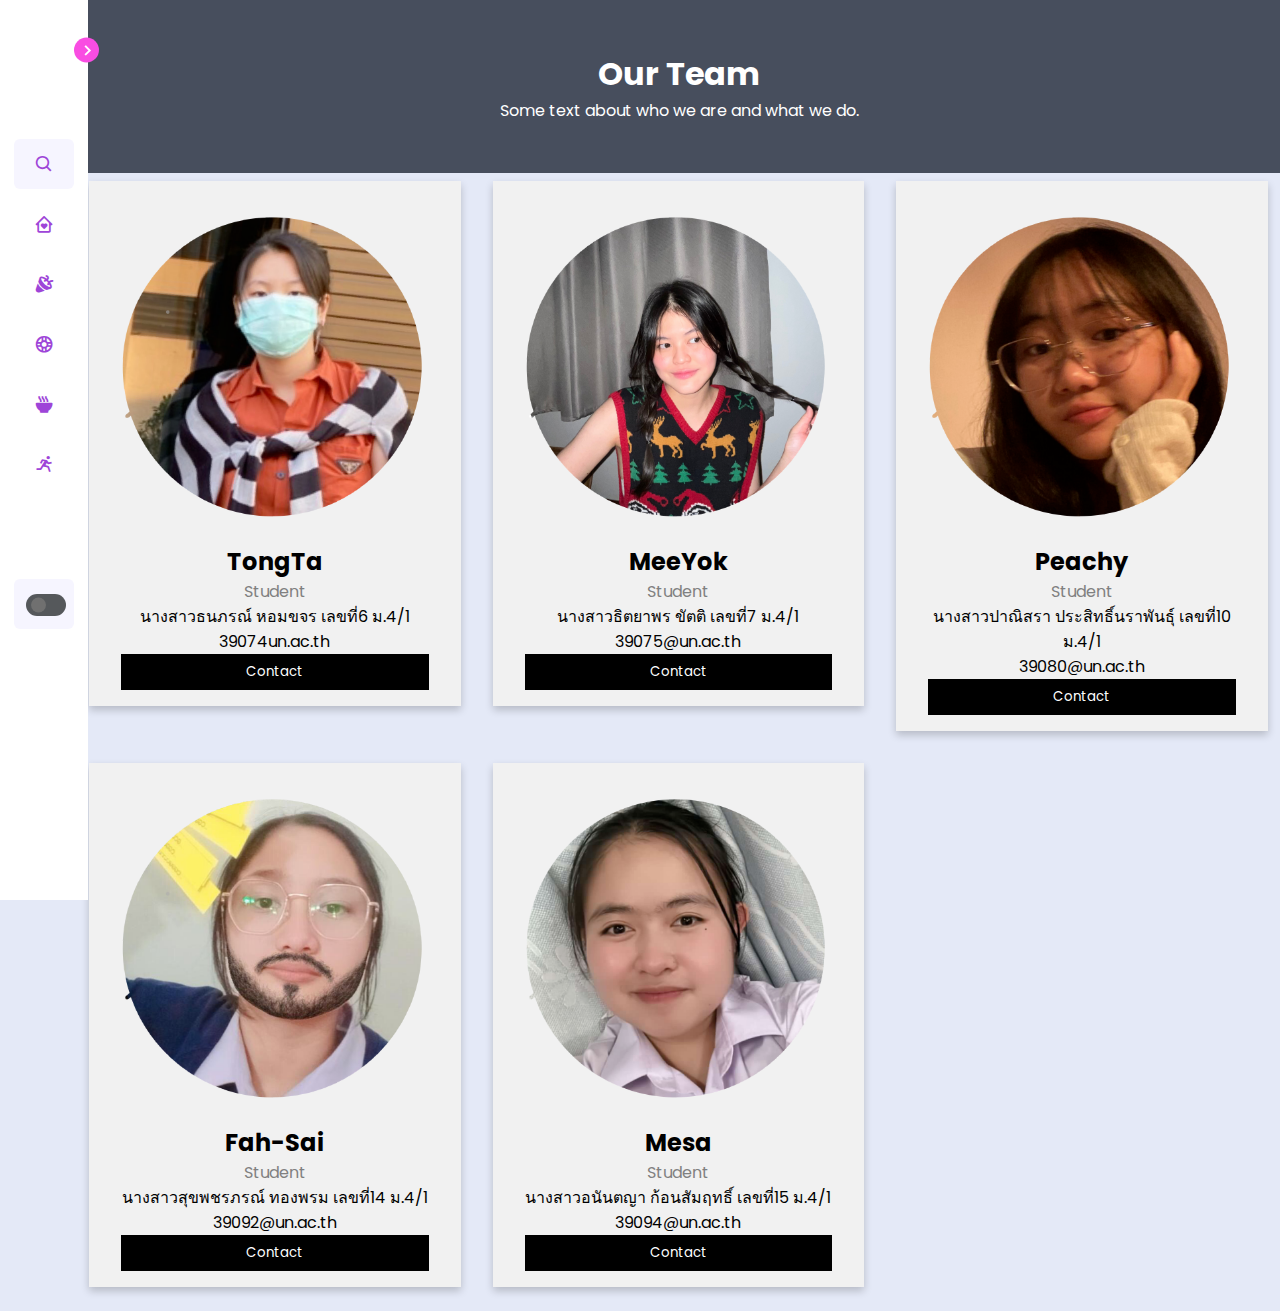
<file: number.html>
<!DOCTYPE html>
  <!-- Coding by CodingLab | www.codinglabweb.com -->
<html lang="en">
<head>
    <meta charset="UTF-8">
    <meta http-equiv="X-UA-Compatible" content="IE=edge">
    <meta name="viewport" content="width=device-width, initial-scale=1.0">
    
    <!----======== CSS ======== -->
    <link rel="stylesheet" href="style.css">
    
    <!----===== Boxicons CSS ===== -->
    <link href='https://unpkg.com/boxicons@2.1.1/css/boxicons.min.css' rel='stylesheet'>
    
    
    <title>ของกินอุตรดิตถ์</title>
</head>
<body>
    <nav class="sidebar close">
        <header>
            <div class="image-text">
                <span class="image">
                    <!--<img src="logo.png" alt="">-->
                </span>
                <div class="text logo-text">
                        <span class="name">THE LOCAL <br>RESTAURANT</br></span>
                        <span class="profession">@UTTARADIT</span>
                </div>
            </div>

            <i class='bx bx-chevron-right toggle'></i>
        </header>




        <div class="menu-bar">
            <div class="menu">

                <li class="search-box">
                    <i class='bx bx-search icon'></i>
                    <input type="text" placeholder="Search...">
                </li>

                <ul class="menu-links">
                    <li class="nav-link">
                        <a href="index.html">
                            <i class='bx bx-home-heart bx-tada icon' ></i>
                            <span class="text nav-text">Home</span>
                        </a>
                    </li>

                    <li class="nav-link">
                        <a href="ขนมเทียนเสวย.html">
                            <i class='bx bxs-party bx-tada icon' ></i>
                            <span class="text nav-text">ขนมเทียนเสวย</span>
                        </a>
                    </li>

                    <li class="nav-link">
                        <a href="ขนมวง.html">
                            <i class='bx bx-buoy bx-tada icon' ></i>
                            <span class="text nav-text">ขนมวง</span>
                        </a>
                    </li>

                    <li class="nav-link">
                        <a href="ข้าวพันผัก.html">
                            <i class='bx bxs-bowl-hot bx-tada icon' ></i>
                            <span class="text nav-text">ข้าวพันผัก</span>
                        </a>
                    </li>

                    <li class="nav-link">
                        <a href="number.html">
                            <i class='bx bx-run bx-tada icon' ></i>
                            <span class="text nav-text">สมาชิก</span>
                        </a>
                    </li>

                    

                </ul>
            </div>

            <div class="bottom-content ">
                <li class="mode">
                    <div class="sun-moon">
                        <i class='bx bx-moon icon moon'></i>
                        <i class='bx bx-sun icon sun'></i>
                    </div>
                    <span class="mode-text text">Dark mode</span>

                    <div class="toggle-switch">
                        <span class="switch"></span>
                    </div>
                </li>
                
            </div>
        </div>
         



    </nav>
      <section class="home">
          <style>
            body {
              font-family: Arial, Helvetica, sans-serif;
              margin: 0;
            }
            
            html {
              box-sizing: border-box;
            }
            
            *, *:before, *:after {
              box-sizing: inherit;
            }
            
            .column {
              float: left;
              width: 33.3%;
              margin-bottom: 16px;
              padding: 0 8px;
            }
            
            .card {
              box-shadow: 0 4px 8px 0 rgba(0, 0, 0, 0.2);
              margin: 8px;
            }
            
            .about-section {
              padding: 50px;
              text-align: center;
              background-color: #474e5d;
              color: white;
            }
            
            .container {
              padding: 0 16px;
            }
            
            .container::after, .row::after {
              content: "";
              clear: both;
              display: table;
            }
            
            .title {
              color: grey;
            }
            
            .button {
              border: none;
              outline: 0;
              display: inline-block;
              padding: 8px;
              color: white;
              background-color: #000;
              text-align: center;
              cursor: pointer;
              width: 100%;
            }
            
            .button:hover {
              background-color: #555;
            }
            
            @media screen and (max-width: 650px) {
              .column {
                width: 100%;
                display: block;
              }
            }
            .column1 {
              float: left;
              width: 50%;
              margin-bottom: 0px;
              padding: 1px 0;
            }
            </style>
            </head>
            <body>
            
            <div class="about-section">
              <h1>Our Team</h1>
              <p>Some text about who we are and what we do.</p>
            </div>
            
            <div class="row">
              <div class="column">
                <div class="card">
                  <img src="image/t.png" alt="tt" style="width:100%">
                  <div class="container">
                    <h2>TongTa</h2>
                    <p class="title">Student</p>
                    <p>นางสาวธนภรณ์ หอมขจร เลขที่6 ม.4/1</p>
                    <p>39074un.ac.th</p>
                    <p><a href="https://instagram.com/t_t.263?igshid=NzAzN2Q1NTE="><button class="button">Contact</button></a></p>
                  </div>
                </div>
              </div>
            
              <div class="column">
                <div class="card">
                  <img src="image/y.png" alt="yok" style="width:100%">
                  <div class="container">
                    <h2>MeeYok</h2>
                    <p class="title">Student</p>
                    <p>นางสาวธิตยาพร ขัตติ เลขที่7 ม.4/1</p>
                    <p>39075@un.ac.th</p>
                    <p><a href="https://instagram.com/yokkt_?igshid=NzAzN2Q1NTE="><button class="button">Contact</button></a></p>
                  </div>
                </div>
              </div>
              
              <div class="column">
                <div class="card">
                  <img src="image/p.png" alt="chy" style="width:100%">
                  <div class="container">
                    <h2>Peachy</h2>
                    <p class="title">Student</p>
                    <p>นางสาวปาณิสรา ประสิทธิ์นราพันธุ์ เลขที่10 ม.4/1</p>
                    <p>39080@un.ac.th</p>
                    <p><a href="https://instagram.com/p.p3achu?igshid=NzAzN2Q1NTE="><button class="button">Contact</button></a></p>
                  </div>
                </div>
              </div>
            </div>
            <div class="row h12">
              <div class="column">
                <div class="card">
                  <img src="image/s.png" alt="sai" style="width:100%">
                  <div class="container">
                    <h2>Fah-Sai</h2>
                    <p class="title">Student</p>
                    <p>นางสาวสุขพชรภรณ์ ทองพรม เลขที่14 ม.4/1</p>
                    <p>39092@un.ac.th</p>
                    <p><a href="https://instagram.com/ssuaki_?igshid=NzAzN2Q1NTE="><button class="button">Contact</button></a></p>
                  </div>
                </div>
              </div>
            
              <div class="column">
                <div class="card">
                  <img src="image/m.png" alt="may" style="width:100%">
                  <div class="container">
                    <h2>Mesa</h2>
                    <p class="title">Student</p>
                    <p>นางสาวอนันตญา ก้อนสัมฤทธิ์ เลขที่15 ม.4/1</p>
                    <p>39094@un.ac.th</p>
                    <p><a href="https://instagram.com/mmesagtms?igshid=NzAzN2Q1NTE="><button class="button">Contact</button></a></p>
                  </div>
                </div>
              </div>
           </div>   
    <script>
        const body = document.querySelector('body'),
      sidebar = body.querySelector('nav'),
      toggle = body.querySelector(".toggle"),
      searchBtn = body.querySelector(".search-box"),
      modeSwitch = body.querySelector(".toggle-switch"),
      modeText = body.querySelector(".mode-text");


toggle.addEventListener("click" , () =>{
    sidebar.classList.toggle("close");
})

searchBtn.addEventListener("click" , () =>{
    sidebar.classList.remove("close");
})

modeSwitch.addEventListener("click" , () =>{
    body.classList.toggle("dark");
    
    if(body.classList.contains("dark")){
        modeText.innerText = "Light mode";
    }else{
        modeText.innerText = "Dark mode";
        
    }
});
    </script>

</body>
</html>
</file>
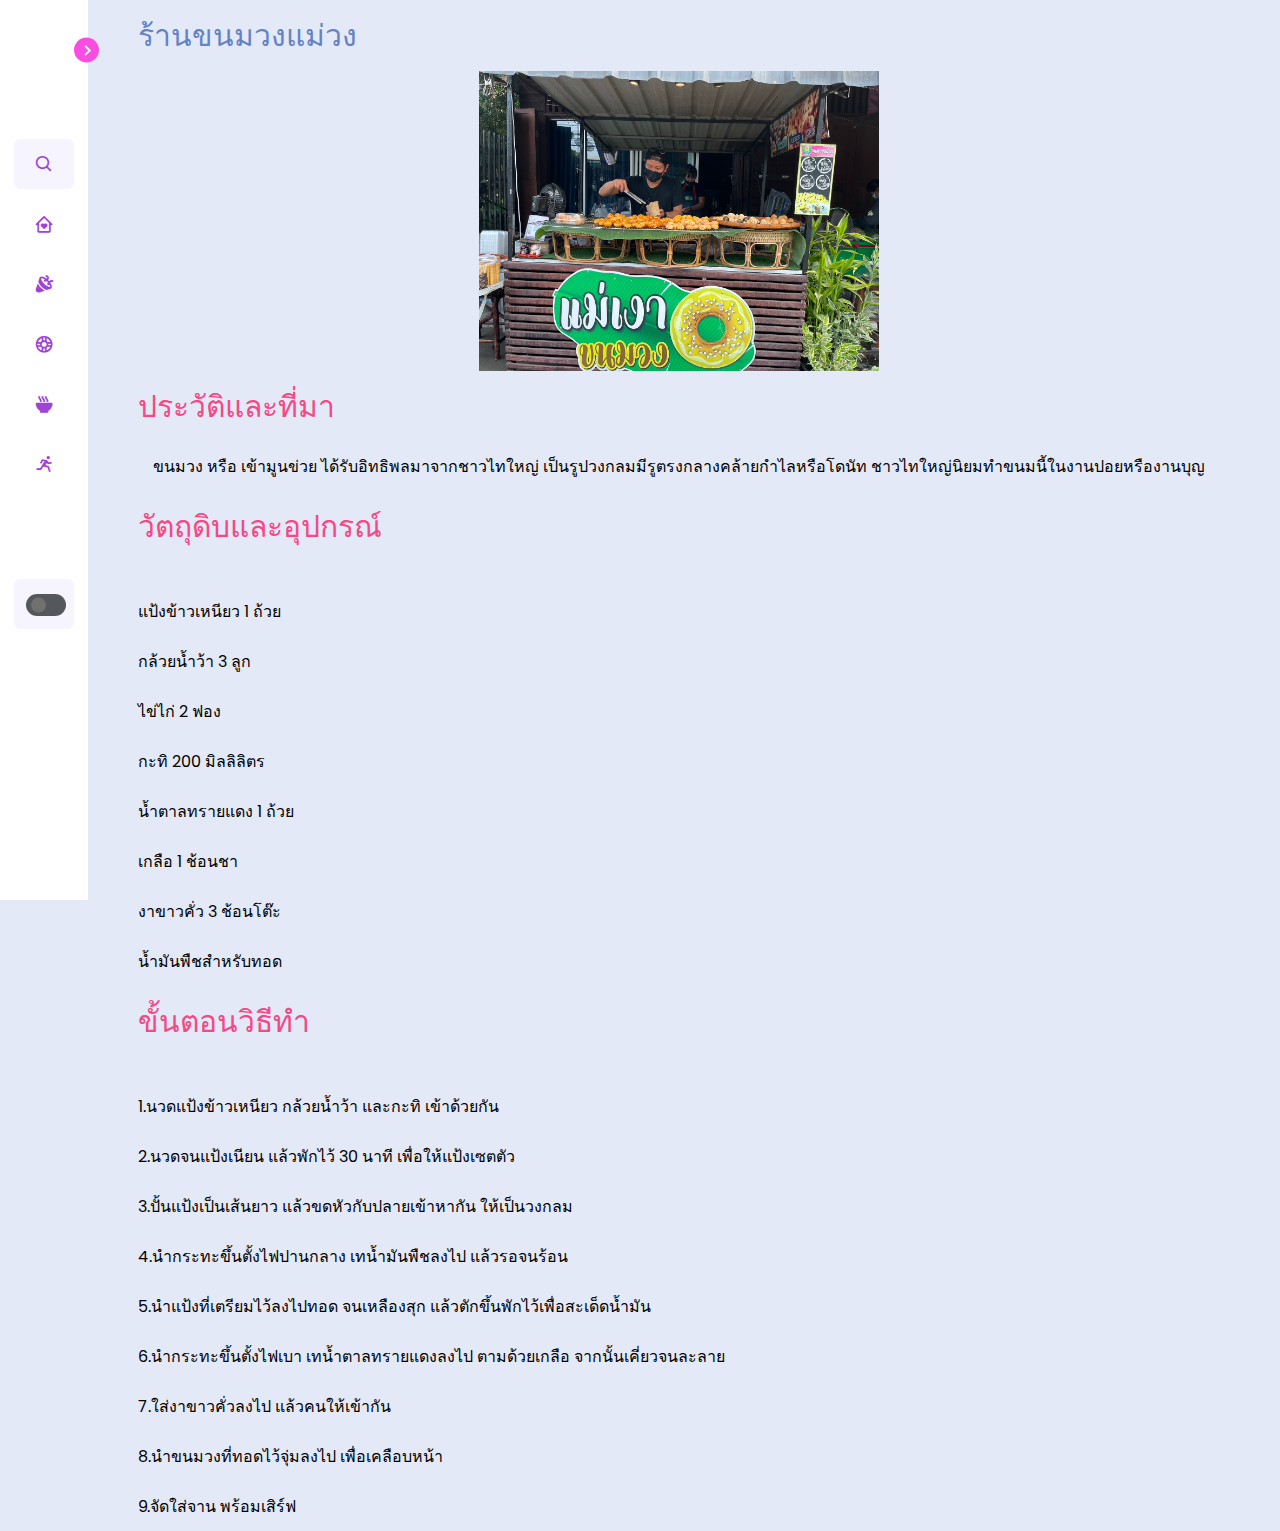
<file: ขนมวง.html>
<!DOCTYPE html>
  <!-- Coding by CodingLab | www.codinglabweb.com -->
<html lang="en">
<head>
    <meta charset="UTF-8">
    <meta http-equiv="X-UA-Compatible" content="IE=edge">
    <meta name="viewport" content="width=device-width, initial-scale=1.0">
    
    <!----======== CSS ======== -->
    <link rel="stylesheet" href="style.css">
    
    <!----===== Boxicons CSS ===== -->
    <link href='https://unpkg.com/boxicons@2.1.1/css/boxicons.min.css' rel='stylesheet'>
    
    
    <title>ของกินอุตรดิตถ์</title>
</head>
<body>
    <nav class="sidebar close">
        <header>
            <div class="image-text">
                <span class="image">
                    <!--<img src="logo.png" alt="">-->
                </span>
                <div class="text logo-text">
                        <span class="name">THE LOCAL <br>RESTAURANT</br></span>
                        <span class="profession">@UTTARADIT</span>
                </div>
            </div>

            <i class='bx bx-chevron-right toggle'></i>
        </header>




        <div class="menu-bar">
            <div class="menu">

                <li class="search-box">
                    <i class='bx bx-search icon'></i>
                    <input type="text" placeholder="Search...">
                </li>

                <ul class="menu-links">
                    <li class="nav-link">
                        <a href="index.html">
                            <i class='bx bx-home-heart bx-tada icon' ></i>
                            <span class="text nav-text">Home</span>
                        </a>
                    </li>

                    <li class="nav-link">
                        <a href="ขนมเทียนเสวย.html">
                            <i class='bx bxs-party bx-tada icon' ></i>
                            <span class="text nav-text">ขนมเทียนเสวย</span>
                        </a>
                    </li>

                    <li class="nav-link">
                        <a href="ขนมวง.html">
                            <i class='bx bx-buoy bx-tada icon' ></i>
                            <span class="text nav-text">ขนมวง</span>
                        </a>
                    </li>

                    <li class="nav-link">
                        <a href="ข้าวพันผัก.html">
                            <i class='bx bxs-bowl-hot bx-tada icon' ></i>
                            <span class="text nav-text">ข้าวพันผัก</span>
                        </a>
                    </li>

                    <li class="nav-link">
                        <a href="number.html">
                            <i class='bx bx-run bx-tada icon' ></i>
                            <span class="text nav-text">สมาชิก</span>
                        </a>
                    </li>

                    

                </ul>
            </div>

            <div class="bottom-content ">
                <li class="mode">
                    <div class="sun-moon">
                        <i class='bx bx-moon icon moon'></i>
                        <i class='bx bx-sun icon sun'></i>
                    </div>
                    <span class="mode-text text">Dark mode</span>

                    <div class="toggle-switch">
                        <span class="switch"></span>
                    </div>
                </li>
                
            </div>
        </div>
         



    </nav>
      <section class="home">
         <div class="text">ร้านขนมวงแม่วง</div>
         <div class="displayed" style="width: 25em;">
            <div class="w3-content w3-section" style="max-width:500px">
                <img class="mySlides" src="image/S__9723917.jpg" style="width:100%">
                <img class="mySlides" src="image/S__9723914.jpg" style="width:100%">
                <img class="mySlides" src="image/S__9723916.jpg" style="width:100%">
                
                
            </div>
          </div>
        
          <script>
          var myIndex = 0;
          carousel();
          
          function carousel() {
              var i;
              var x = document.getElementsByClassName("mySlides");
              for (i = 0; i < x.length; i++) {
                 x[i].style.display = "none";  
              }
              myIndex++;
              if (myIndex > x.length) {myIndex = 1}    
              x[myIndex-1].style.display = "block";  
              setTimeout(carousel, 2000); // Change image every 2 seconds
          }
          </script>
          <div class="h2">ประวัติและที่มา</div>
           <p class="ppic h5">ขนมวง หรือ เข้ามูนข่วย ได้รับอิทธิพลมาจากชาวไทใหญ่ เป็นรูปวงกลมมีรูตรงกลางคล้ายกำไลหรือโดนัท 
             ชาวไทใหญ่นิยมทำขนมนี้ในงานปอยหรืองานบุญ
          </p>
          <div class="h2">วัตถุดิบและอุปกรณ์</div>
          <p class="h4 h5"><br>แป้งข้าวเหนียว 1 ถ้วย</br>
            <br>กล้วยน้ำว้า 3 ลูก</br>
            <br>ไข่ไก่ 2 ฟอง</br>
            <br>กะทิ 200 มิลลิลิตร</br>
            <br>น้ำตาลทรายแดง 1 ถ้วย</br> 
            <br>เกลือ 1 ช้อนชา</br>
            <br>งาขาวคั่ว 3 ช้อนโต๊ะ</br> 
            <br>น้ำมันพืชสำหรับทอด</br>
         </p>
         <div class="h2">ขั้นตอนวิธีทำ</div>
          <p class="h5"><br>1.นวดแป้งข้าวเหนียว​ กล้วยน้ำว้า​ และกะทิ​ เข้าด้วยกัน</br>
            <br>2.นวดจนแป้งเนียน​ แล้วพักไว้​ 30​ นาที​ เพื่อให้แป้งเซตตัว</br>
            <br>3.ปั้นแป้งเป็นเส้นยาว​ แล้วขดหัวกับปลายเข้าหากัน​ ให้เป็นวงกลม</br>
            <br>4.นำกระทะขึ้นตั้งไฟปานกลาง​ เทน้ำมันพืชลงไป​ แล้วรอจนร้อน</br>
            <br>5.นำแป้งที่เตรียมไว้ลงไปทอด​ จนเหลืองสุก​ แล้วตักขึ้นพักไว้เพื่อสะเด็ดน้ำมัน</br>
            <br>6.นำกระทะขึ้นตั้งไฟเบา​ เทน้ำตาลทรายแดงลงไป​ ตามด้วยเกลือ​ จากนั้นเคี่ยวจนละลาย</br>
            <br>7.ใส่งาขาวคั่วลงไป​ แล้วคนให้เข้ากัน</br>
            <br>8.นำขนมวงที่ทอดไว้จุ่มลงไป​ เพื่อเคลือบหน้า</br>
            <br>9.จัดใส่จาน​ พร้อมเสิร์ฟ</br>
         </p>
          </p>
     </section>

    <script>
        const body = document.querySelector('body'),
      sidebar = body.querySelector('nav'),
      toggle = body.querySelector(".toggle"),
      searchBtn = body.querySelector(".search-box"),
      modeSwitch = body.querySelector(".toggle-switch"),
      modeText = body.querySelector(".mode-text");


toggle.addEventListener("click" , () =>{
    sidebar.classList.toggle("close");
})

searchBtn.addEventListener("click" , () =>{
    sidebar.classList.remove("close");
})

modeSwitch.addEventListener("click" , () =>{
    body.classList.toggle("dark");
    
    if(body.classList.contains("dark")){
        modeText.innerText = "Light mode";
    }else{
        modeText.innerText = "Dark mode";
        
    }
});
    </script>

</body>
</html>
</file>
<file: style.css>
/* Google Font Import - Poppins */
 @import url('https://fonts.googleapis.com/css2?family=Poppins:wght@300;400;500;600;700&display=swap');
 @import url('https://fonts.googleapis.com/css2?family=Noto+Sans+Thai:wght@300;400;500;600;700&display=swap');
 *{
     margin: 0;
     padding: 0;
     box-sizing: border-box;
     font-family: 'Poppins', sans-serif;
 }
 
 :root{
     /* ===== Colors ===== */
     --body-color: #E4E9F7;
     --sidebar-color: #FFF;
      /* สีตรงเลื่อนสไลด์ให้ใหญ่ */
     --primary-color:#f94de2;
     --primary-color-light: #F6F5FF;
     --toggle-color: #DDD;
     /* ขีดตรงค้นหา */
     --text-color: #707070;
 
     /* ====== Transition ====== */
     --tran-03: all 0.2s ease;
     --tran-03: all 0.3s ease;
     --tran-04: all 0.3s ease;
     --tran-05: all 0.3s ease;
 }
 
 body{
     min-height: 100vh;
     background-color: var(--body-color);
     transition: var(--tran-05);
 }
 
 ::selection{
     background-color: var(--primary-color);
     color: #fff;
 }
 
 body.dark{
     --body-color: #18191a;
     --sidebar-color: #242526;
     --primary-color: #3a3b3c;
     --primary-color-light: #3a3b3c;
     --toggle-color: #fff;
     --text-color: #dfdfdf;
 }
 
 /* ===== Sidebar ===== */
  .sidebar{
     position: fixed;
     top: 0;
     left: 0;
     height: 100%;
     width: 250px;
     padding: 10px 14px;
     background: var(--sidebar-color);
     transition: var(--tran-05);
     z-index: 100;  
 }
 .sidebar.close{
     width: 88px;
 }
 
 /* ===== Reusable code - Here ===== */
 .sidebar li{
     height: 50px;
     list-style: none;
     display: flex;
     align-items: center;
     margin-top: 10px;
 }
 
 .sidebar header .image,
 .sidebar .icon{
     min-width: 60px;
     border-radius: 6px;
 }
 
 .sidebar .icon{
     min-width: 60px;
     border-radius: 6px;
     height: 100%;
     display: flex;
     align-items: center;
     justify-content: center;
     font-size: 20px;
 }
 
 .sidebar .text,
 .sidebar .icon{
     color:#9e45d8;
     transition: var(--tran-03);
 }
 
 .sidebar .text{
     font-size: 17px;
     font-weight: 500;
     white-space: nowrap;
     opacity: 1;
 }
 .sidebar.close .text{
     opacity: 0;
 }
 /* =========================== */
 
 .sidebar header{
     position: relative;
 }
 
 .sidebar header .image-text{
     display: flex;
     align-items: center;
 }
 .sidebar header .logo-text{
     display: flex;
     flex-direction: column;
 }
 header .image-text .name {
     margin-top: 2px;
     font-size: 18px;
     font-weight: 600;
 }
 
 header .image-text .profession{
     font-size: 16px;
     margin-top: -2px;
     display: block;
 }
 
 .sidebar header .image{
     display: flex;
     align-items: center;
     justify-content: center;
 }
 
 .sidebar header .image img{
     width: 40px;
     border-radius: 6px;
 }
 
 .sidebar header .toggle{
     position: absolute;
     top: 50%;
     right: -25px;
     transform: translateY(-50%) rotate(180deg);
     height: 25px;
     width: 25px;
     background-color: var(--primary-color);
     color: var(--sidebar-color);
     border-radius: 50%;
     display: flex;
     align-items: center;
     justify-content: center;
     font-size: 22px;
     cursor: pointer;
     transition: var(--tran-05);
 }
 
 body.dark .sidebar header .toggle{
     color: var(--text-color);
 }
 
 .sidebar.close .toggle{
     transform: translateY(-50%) rotate(0deg);
 }
 
 .sidebar .menu{
     margin-top: 40px;
     margin-bottom:80px ;
 }
 
 .sidebar li.search-box{
     border-radius: 6px;
     background-color: var(--primary-color-light);
     cursor: pointer;
     transition: var(--tran-05);
 }
 
 .sidebar li.search-box input{
     height: 100%;
     width: 100%;
     outline: none;
     border: none;
     background-color: var(--primary-color-light);
     color: var(--text-color);
     border-radius: 6px;
     font-size: 17px;
     font-weight: 500;
     transition: var(--tran-05);
 }
 .sidebar li a{
     list-style: none;
     height: 100%;
     background-color: transparent;
     display: flex;
     align-items: center;
     height: 100%;
     width: 100%;
     border-radius: 6px;
     text-decoration: none;
     transition: var(--tran-03);
 }
 /* เปลี่ยนสีตอนกดsidbar */
 .sidebar li a:hover{
     background-color: #37b9e8;
 }
 .sidebar li a:hover .icon,
 .sidebar li a:hover .text{
     color: var(--sidebar-color);
 }
 body.dark .sidebar li a:hover .icon,
 body.dark .sidebar li a:hover .text{
     color: var(--text-color);
 }
 
 .sidebar .menu-bar{
     /*height: calc(100% - 55px);*/
     display: flex;
     flex-direction: column;
     justify-content: space-between;
     overflow-y: scroll;
 }
 .menu-bar::-webkit-scrollbar{
     display: none;
 }
 .sidebar .menu-bar .mode{
    /*margin-top: 80;*/
     border-radius: 6px;
     background-color: var(--primary-color-light);
     position: relative;
     transition: var(--tran-05);
 }
 
 .menu-bar .mode .sun-moon{
     height: 50px;
     width: 60px;
 }
 
 .mode .sun-moon i{
     position:absolute;
 }
 .mode .sun-moon i.sun{
     opacity: 0;
 }
 body.dark .mode .sun-moon i.sun{
     opacity: 1;
 }
 body.dark .mode .sun-moon i.moon{
     opacity: 0;
 }
 
 .menu-bar .bottom-content .toggle-switch{
     position: absolute;
     right: 0;
     height: 100%;
     min-width: 60px;
     display: flex;
     align-items: center;
     justify-content: center;
     border-radius: 6px;
     cursor: pointer;
 }
  /* ปรับตำแหน่งswitch */
 .toggle-switch .switch{
     position:center;
     left: 0.05cm;
     top : 0.02cm;
     height: 22px;
     width: 40px;
     border-radius: 50px;
     background-color:#55585b;
     transition: var(--tran-05);

 }
 
 .switch::before{
     content: '';
     position: absolute;
     height: 15px;
     width: 15px;
     border-radius: 50%;
     top: 50%;
     left: 5px;
     transform: translateY(-50%);
     background-color:#707070;
     transition: var(--tran-04);
 }
 
 body.dark .switch::before{
     left: 20px;
 }
 
 .home{
     position: absolute;
     top: 0;
     top: 0;
     left: 250px;
     height: 100vh;
     width: calc(100% - 250px);
     background-color: var(--body-color);
     transition: var(--tran-05);
 }
 .home .text{
     font-size: 30px;
     font-weight: 500;
     color:rgb(100, 131, 196); 
     /* สีตัวอักษรหัวข้อ */
     padding: 12px 60px;
 }
 
 .sidebar.close ~ .home{
     left: 78px;
     height: 100vh;
     width: calc(100% - 78px);
 }
 body.dark .home .text{
     color:#8cb9eff9;
 }



 /* The switch - the box around the slider */
.switch {
    padding-top: 10px;
    position: relative;
    display: inline-block;
    width: 60px;
    height: 34px;
  }
  
  /* Hide default HTML checkbox */
  .switch input {
    opacity: 0;
    width: 0;
    height: 0;
  }
  
  /* The slider */
  .slider {
    position: absolute;
    cursor: pointer;
    top: 0;
    left: 0;
    right: 0;
    bottom: 0;
    background-color: #ccc;
    -webkit-transition: .4s;
    transition: .4s;
  }
  
  .slider:before {
    position: absolute;
    content: "";
    height: 26px;
    width: 26px;
    left: 4px;
    bottom: 4px;
    background-color: white;
    -webkit-transition: .4s;
    transition: .4s;
  }
  
  input:checked + .slider {
    background-color: #2196F3;
  }
  
  input:focus + .slider {
    box-shadow: 0 0 1px #2196F3;
  }
  
  input:checked + .slider:before {
    -webkit-transform: translateX(26px);
    -ms-transform: translateX(26px);
    transform: translateX(26px);
  }
  
  /* Rounded sliders */
  .slider.round {
    border-radius: 34px;
  }
  
  .slider.round:before {
    border-radius: 50%;
  }
  
  .ppic{
    text-align: center;
  }

  h3{
    text-align: center;
  }

  .col1{
    margin: 15px;
    padding: 10px;
    border: 1px solid rgb(100, 157, 237);
    width: auto;
    height: auto;
  }
  
  .h2{
    font-size: 30px;
     font-weight: 500;
     color:rgb(245, 72, 133);
     padding: 12px 60px;
  }

  .h4{
    text-align: left;
    padding-top:4mm;
  }
  
  .h5{
    padding: 12px 60px;
  }

  body.dark .home .h5{
    color: #F6F5FF;
  }
  .h6{
    width: 10px;
    height: 10px;
  }
  .h7{
     margin: auto;
     padding: auto;
  }
  .content{
    line-height: 20px;
  }
  .h8{
    padding-left: 8cm;
  }
  
 /* try column */
 * {
  box-sizing: border-box;
}

body {
  font-family: Arial, Helvetica, sans-serif;
}

.column {
  float: left;
  width: 25%;
  padding: 0 10px;
}
.row {margin: 0 -5px;}

.row:after {
  content: "";
  display: table;
  clear: both;
}

@media screen and (max-width: 600px) {
  .column {
    width: 100%;
    display: block;
    margin-bottom: 20px;
  }
}

.card {
  box-shadow: 0 4px 8px 0 rgba(0, 0, 0, 0.2);
  padding: 16px;
  text-align: center;
  background-color: #f1f1f1;
}
input[type=text] {
  width: 130px;
  -webkit-transition: width 0.4s ease-in-out;
  transition: width 0.4s ease-in-out;
}

/* When the input field gets focus, change its width to 100% */
input[type=text]:focus {
  width: 100%;
}
.displayed{
  display: block;
  margin-left: auto;
  margin-right: auto;
}
</file>
